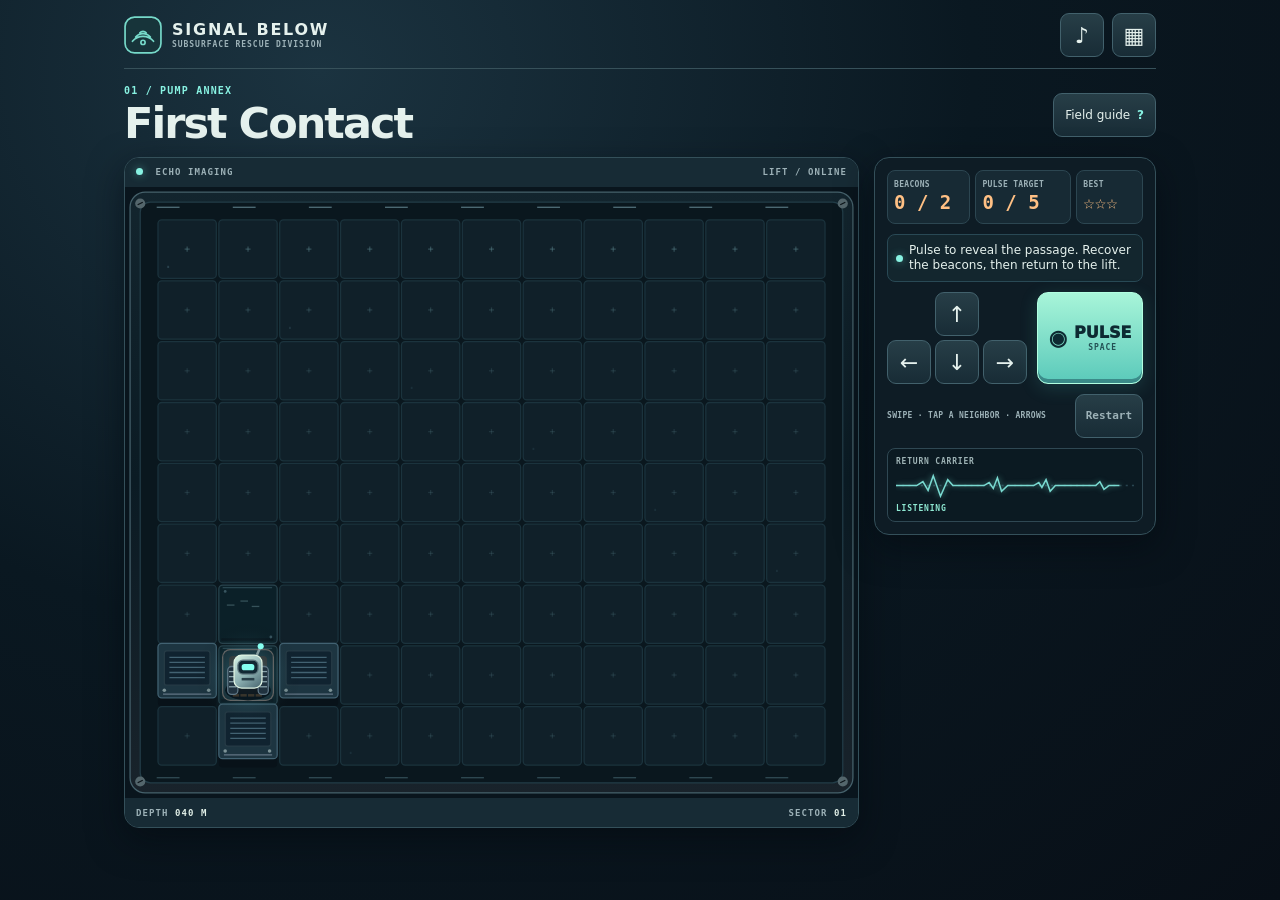
<file: index.html>
<!doctype html>
<html lang="en">
<head>
<meta charset="utf-8">
<meta name="viewport" content="width=device-width,initial-scale=1,viewport-fit=cover">
<meta name="theme-color" content="#09151d">
<meta name="description" content="Send a pulse into the dark. Recover the lost beacons and return to the lift.">
<title>Signal Below · Echo Rescue</title>
<link rel="icon" href="[data-uri]">
<style>
:root{color-scheme:dark;--ink:#e5f1ed;--muted:#9db2b8;--cyan:#88f2e2;--gold:#ffc084;--line:#334d57;background:#09151d;font-family:system-ui,sans-serif}
*{box-sizing:border-box}
body{margin:0;background:radial-gradient(ellipse at 25% 8%,#1b3340,#0a1821 48%,#080f17);color:var(--ink);min-height:100dvh}
button{font:inherit;color:inherit;cursor:pointer;touch-action:manipulation}
button:focus-visible{outline:2px solid #fff1af;outline-offset:3px}
#app{width:min(1060px,100%);margin:auto;padding:max(13px,env(safe-area-inset-top)) max(14px,env(safe-area-inset-right)) max(14px,env(safe-area-inset-bottom)) max(14px,env(safe-area-inset-left))}
.top,.heading,.boardline,.footer{display:flex;align-items:center;justify-content:space-between}
.top{gap:8px;padding-bottom:11px;border-bottom:1px solid #37515a}
.identity{display:flex;gap:10px;align-items:center;margin-right:auto;min-width:0}
.identity svg{width:38px;flex:none;fill:#17343a;stroke:#76d9c9;stroke-width:1.6}
.identity svg path{fill:none;stroke-linecap:round}
.identity small,.eyebrow,.boardline,.metrics small,.footer,.pulse small,.tag{font:700 10px/1.4 ui-monospace,Consolas,monospace;letter-spacing:.12em;color:var(--muted)}
.identity small{font-size:8px;display:block;white-space:nowrap}
.wordmark{font:900 16px/1.2 system-ui;letter-spacing:.11em}
.icon,.help,.footer button,.dpad button,.button{border:1px solid #42616c;background:linear-gradient(#273e47,#182c36);border-radius:9px;min-height:44px}
.icon{width:44px;font-size:22px}
.heading{gap:8px;margin:15px 0 11px}
.eyebrow,.tag{color:var(--cyan)}
h1,h2{font:900 clamp(23px,5vw,43px)/1.05 system-ui;margin:3px 0 0;letter-spacing:-.046em}
.help{font-size:12px;padding:0 11px;white-space:nowrap}
.help b{color:var(--cyan);padding-left:3px}
.workspace{display:grid;grid-template-columns:minmax(0,1fr) 282px;gap:15px;align-items:start}
.board,.console{min-width:0;background:#0e1c25;border:1px solid #34505a;border-radius:15px;box-shadow:0 12px 35px #030a0f8a}
.board{overflow:hidden}
.boardline{height:29px;padding:0 11px;background:#172b35;font-size:9px;letter-spacing:.12em}
.boardline i,.lamp{display:inline-block;width:7px;height:7px;border-radius:50%;background:var(--cyan);margin-right:6px;box-shadow:0 0 9px #75f7e077}
.boardline b{color:#e2f0e8}
canvas{display:block;width:100%;aspect-ratio:578 / 482;max-height:calc(100dvh - 234px);touch-action:none;background:#09151d}
.console{padding:12px;display:grid;gap:10px}
.metrics{display:grid;grid-template-columns:1fr 1.15fr .8fr;gap:5px}
.metrics div{background:#172a34;border:1px solid #2c4651;border-radius:8px;padding:8px 6px;min-width:0}
.metrics small{display:block;font-size:8px;letter-spacing:.04em;white-space:nowrap}
.metrics strong{display:block;color:var(--gold);font:800 19px/1.3 ui-monospace,Consolas,monospace}
.message{display:flex;align-items:center;background:#13262e;border:1px solid #294955;padding:8px;border-radius:8px;min-height:44px;font-size:12px;line-height:1.25}
.lamp{flex:none}
.controls{display:flex;justify-content:space-between;gap:10px;align-items:stretch}
.dpad{display:grid;grid-template-columns:repeat(3,44px);grid-template-rows:repeat(2,44px);gap:4px}
.dpad button{font-size:22px;padding:0}
.up{grid-column:2}.left{grid-row:2;grid-column:1}.down{grid-row:2;grid-column:2}.right{grid-row:2;grid-column:3}
.pulse{display:flex;justify-content:center;align-items:center;gap:7px;min-width:82px;flex:1;background:linear-gradient(#a8f5d9,#5ac9ba);color:#0d2a32;border:1px solid #b2ffe1;border-radius:11px;font-weight:950;box-shadow:inset 0 -4px #3b8b89,0 4px 18px #47b3ad33}
.pulsemark{font-size:21px}.pulse small{display:block;color:#235154;font-size:8px}
button:active{filter:brightness(1.18);transform:translateY(1px)}
.footer{gap:4px;font-size:8px;letter-spacing:.04em}
.footer button{font-size:11px;padding:0 10px}
.signal-strip{padding:8px;border:1px solid #2f4853;border-radius:8px;background:#0b1a22;font:700 8px/1.2 monospace;letter-spacing:.1em;color:#9fb4b6}
.signal-strip svg{display:block;width:100%;height:33px;margin:2px 0;fill:none;stroke-width:1.5}
.baseline{stroke:#294550;stroke-dasharray:2 4}.trace{stroke:#79d9d0;filter:drop-shadow(0 0 3px #77edd980)}
#carrier{color:#8fe9d3}
#extras{font-size:11px;color:var(--muted);line-height:1.45}
dialog{width:min(500px,calc(100% - 22px));max-height:calc(100dvh - 20px);padding:0;background:#142733;color:var(--ink);border:1px solid #50737c;border-radius:16px;box-shadow:0 25px 100px #020b12;overflow:auto}
dialog::backdrop{background:#071016c7;backdrop-filter:blur(4px)}
.sheet{padding:20px}.sheet h2{font-size:32px;margin:4px 0 12px}.sheet p{font-size:14px;line-height:1.55;color:#bfced1}
.button{font-size:13px;padding:9px 12px;font-weight:800}.primary{background:#99edd4;color:#112f36;border-color:#b6ffe5}
.sheetbuttons{display:flex;gap:7px;flex-wrap:wrap;margin-top:14px}
.sectorlist{display:grid;gap:5px}
.sectorlist button{display:flex;justify-content:space-between;text-align:left;align-items:center;gap:8px}
.sectorlist button:disabled{opacity:.43;cursor:default}
.sectorlist span,.resultStars{color:var(--gold);white-space:nowrap}.resultStars{font-size:30px;letter-spacing:.1em}
@media(max-width:700px) and (orientation:portrait){
  #app{max-width:460px}.workspace{grid-template-columns:minmax(0,1fr);gap:8px}
  .heading{margin:9px 0 8px}.top{padding-bottom:7px}
  canvas{max-height:min(50dvh,440px)}.boardline{height:21px}
  .console{padding:8px;gap:6px}.metrics div{padding:4px 7px}.metrics strong{font-size:17px}
  .message{min-height:35px;padding:6px 8px}.footer{min-height:44px}.dpad{grid-template-columns:repeat(3,48px)}
  .signal-strip{display:none}
}
@media(max-width:370px) and (orientation:portrait){
  #app{padding-left:8px;padding-right:8px}.identity small{font-size:7px}.wordmark{font-size:14px}
  .heading h1{font-size:22px}.help{padding:0 7px}.footer{font-size:7px}
  canvas{max-height:min(46dvh,400px)}
}
@media(max-height:625px) and (orientation:portrait){
  #app{padding-top:max(7px,env(safe-area-inset-top));padding-bottom:max(7px,env(safe-area-inset-bottom))}
  canvas{max-height:42dvh}.boardline.bottom,.footer{display:none}
  .controls{gap:6px}.dpad{grid-template-columns:repeat(4,44px);grid-template-rows:44px;gap:3px}
  .dpad .left{grid-row:1;grid-column:1}.dpad .up{grid-row:1;grid-column:2}
  .dpad .down{grid-row:1;grid-column:3}.dpad .right{grid-row:1;grid-column:4}
  .pulse{min-width:78px;font-size:12px;gap:4px}.pulsemark{font-size:17px}
}
@media(max-height:520px) and (orientation:landscape){
  #app{padding-top:max(5px,env(safe-area-inset-top));padding-bottom:max(5px,env(safe-area-inset-bottom))}
  .top{padding-bottom:3px}.identity svg{width:29px}.heading{margin:3px 0 4px}.heading h1{font-size:21px}
  .workspace{grid-template-columns:minmax(0,1fr) min(252px,45%);gap:8px}
  .boardline{height:20px}.console{padding:7px;gap:5px}.metrics div{padding:3px 4px}
  canvas{max-height:max(100px,calc(100dvh - 150px))}
  .message{min-height:30px;padding:4px}.metrics strong{font-size:15px}.footer{font-size:7px}
  .dpad{gap:2px}.pulse{min-width:65px;font-size:12px;gap:3px}.pulsemark{font-size:17px}
  .signal-strip{display:none}
}
@media(max-height:365px) and (orientation:landscape){
  .footer,.boardline.bottom{display:none}
}

</style>
</head>
<body>
<main id="app">
  <header class="top">
    <div class="identity">
      <svg viewBox="0 0 36 36" aria-hidden="true"><rect x="1" y="1" width="34" height="34" rx="9"/><path d="M8 24a13 13 0 0 1 20 0M11 20a9 9 0 0 1 14 0M15 16a4 4 0 0 1 6 0"/><circle cx="18" cy="25" r="2"/></svg>
      <div><div class="wordmark">SIGNAL BELOW</div><small>SUBSURFACE RESCUE DIVISION</small></div>
    </div>
    <button class="icon" id="sound" aria-label="Mute sound" title="Sound">♪</button>
    <button class="icon" id="menu" aria-label="Sector map" title="Sector map">▦</button>
  </header>
  <section class="heading">
    <div><div class="eyebrow" id="designation">01 / PUMP ANNEX</div><h1 id="sector">First Contact</h1></div>
    <button id="help" class="help">Field guide <b>?</b></button>
  </section>
  <div class="workspace">
    <div class="board">
      <div class="boardline"><span><i></i> ECHO IMAGING</span><span id="pos">LIFT / ONLINE</span></div>
      <canvas id="view" aria-label="Rescue map. Swipe or use the movement controls."></canvas>
      <div class="boardline bottom"><span>DEPTH <b id="depth">040 M</b></span><span>SECTOR <b id="num">01</b></span></div>
    </div>
    <aside class="console">
      <div class="metrics">
        <div><small>BEACONS</small><strong id="beacons">0 / 2</strong></div>
        <div><small>PULSE TARGET</small><strong id="scans">0 / 5</strong></div>
        <div><small>BEST</small><strong id="best">···</strong></div>
      </div>
      <div class="message" role="status"><span class="lamp"></span><span id="message">Pulse to map the passage.</span></div>
      <div class="controls">
        <div class="dpad" aria-label="Movement">
          <button class="up" data-move="0" aria-label="Move up">↑</button>
          <button class="left" data-move="3" aria-label="Move left">←</button>
          <button class="down" data-move="2" aria-label="Move down">↓</button>
          <button class="right" data-move="1" aria-label="Move right">→</button>
        </div>
        <button id="pulse" class="pulse"><span class="pulsemark">◉</span><span>PULSE<small>SPACE</small></span></button>
      </div>
      <div class="footer"><span>SWIPE · TAP A NEIGHBOR · ARROWS</span><button id="restart">Restart</button></div>
      <div class="signal-strip" aria-hidden="true">
        <span>RETURN CARRIER</span>
        <svg viewBox="0 0 230 34" preserveAspectRatio="none"><path class="baseline" d="M0 17H230"/><path class="trace" d="M0 17H20l6-4 5 9 5-15 7 21 7-17 5 6h30l5-3 4 6 4-11 4 14 6-6h25l5-3 3 5 4-8 4 12 5-6h39l4-4 4 8 5-4h10"/></svg>
        <span id="carrier">LISTENING</span>
      </div>
      <div id="extras" hidden></div>
    </aside>
  </div>
</main>
<dialog id="panel"><div class="sheet" id="sheet"></div></dialog>
<script>
(()=>{
'use strict';
const game=(()=>{
const directions = [[0,-1],[1,0],[0,1],[-1,0]];

const plans = [
  ['First Contact', 'Pump Annex', 5, [
    '###########','#..C......#','#.####.##.#','#......##.#','#.###.....#','#.#..###..#','#....C....#','#S#########','###########']],
  ['Blue Intake', 'Pump Annex', 6, [
    '###########','#....#...C#','#.##.#.##.#','#..#...#..#','##.#####.##','#..C...#..#','#.####....#','#S....d...#','###########']],
  ['Resonance Lock', 'Flooded Works', 6, [
    '###########','#....#...C#','#.##.g.##.#','#..#.#....#','#.r..#.#..#','#.##.#.####','#..#.#.C..#','#S....#####','###########']],
  ['Crossing Watch', 'Flooded Works', 6, [
    '###########','#....C....#','#.##.#.##.#','#..#.#.#..#','#..d...d..#','##.###.##.#','#C...#...C#','#....S....#','###########']],
  ['The Long Return', 'Flooded Works', 7, [
    '###########','#C..#...C.#','###.#.###.#','#...#.#...#','#.#.g...#.#','#.#.#.###.#','#.r.#...#.#','#S..#.#..C#','###########']],
  ['Copper Junction', 'Relay Deep', 7, [
    '###########','#....C....#','#.###.###.#','#..r#...#.#','##..g.d...#','#...#.###.#','#C..#...#C#','#....S....#','###########']],
  ['Dead Signal', 'Relay Deep', 8, [
    '###########','#C....#..C#','#.##..#.#.#','#....dg.#.#','###.#.#...#','#r..#.#.#.#','#.#...#.#C#','#S....g...#','###########']],
  ['The Last Relay', 'Relay Deep', 8, [
    '###########','#C..#....C#','#.#.#.###.#','#.#.g...#.#','#.r.#.d...#','#.#.#.###.#','#C..#...#C#','#....S....#','###########']],
];

const width = 11, height = 9;
const index = (x,y) => y*width+x;
const point = i => [i%width, Math.floor(i/width)];
function neighbor(i,d) {
  const [x,y]=point(i), [dx,dy]=directions[d];
  const nx=x+dx, ny=y+dy;
  return nx>=0&&ny>=0&&nx<width&&ny<height ? index(nx,ny) : -1;
}

const sectors = plans.map(([name,zone,budget,rows]) => {
  if (rows.length!==height || rows.some(row=>row.length!==width)) throw Error('Invalid sector layout');
  const cells=[...rows.join('')];
  const find = char => cells.flatMap((c,i)=>c===char?[i]:[]);
  const plain = i => cells[i]==='.';
  const patrols = find('d').map(center=>{
    const axis = [1,0].find(d=>plain(neighbor(center,d)) && plain(neighbor(center,(d+2)%4)));
    if (axis===undefined) return [center];
    const start=neighbor(center,(axis+2)%4), end=neighbor(center,axis);
    return [center,end,center,start];
  });
  return {name,zone,budget,cells,start:find('S')[0],cores:find('C'),relays:find('r'),gates:find('g'),patrols};
});

const freshProfile = () => ({best:sectors.map(()=>0),rewards:{like:false,comment:false},sound:true,run:null});
const open = (s,i,powered) => i>=0 && s.cells[i]!=='#' && (s.cells[i]!=='g'||powered);

function rememberNear(run,s) {
  run.seen[run.position]=1;
  for(let d=0;d<4;d++) {
    const n=neighbor(run.position,d);
    if(n>=0) run.seen[n]=1;
  }
}

function freshRun(level) {
  const s=sectors[level];
  const run={level,position:s.start,seen:Array(width*height).fill(0),taken:[],powered:false,
    patrol:s.patrols.map(()=>({step:0,stun:0})),turn:0,scans:0,bumps:0,won:false};
  rememberNear(run,s);
  return run;
}

const integer = (x,min,max) => Number.isInteger(x)&&x>=min&&x<=max;
function cleanProfile(raw) {
  const clean=freshProfile();
  if(!raw || typeof raw!=='object') return clean;
  clean.best=sectors.map((_,i)=>integer(raw.best?.[i],0,3)?raw.best[i]:0);
  for(let i=1;i<sectors.length;i++) if(!clean.best[i-1]) clean.best[i]=0;
  clean.rewards={like:raw.rewards?.like===true,comment:raw.rewards?.comment===true};
  clean.sound=raw.sound!==false;
  const r=raw.run;
  if(!r||!integer(r.level,0,sectors.length-1)||r.level>0&&!clean.best[r.level-1]) return clean;
  const s=sectors[r.level];
  if(!integer(r.position,0,width*height-1)||!open(s,r.position,r.powered===true)) return clean;
  if(!Array.isArray(r.seen)||r.seen.length!==width*height||r.seen.some(v=>v!==0&&v!==1)) return clean;
  if(!Array.isArray(r.taken)||r.taken.some(v=>!s.cores.includes(v))||new Set(r.taken).size!==r.taken.length) return clean;
  if(!Array.isArray(r.patrol)||r.patrol.length!==s.patrols.length||r.patrol.some((p,i)=>!p||!integer(p.step,0,s.patrols[i].length-1)||!integer(p.stun,0,2))) return clean;
  if(!integer(r.turn,0,100000)||!integer(r.scans,0,r.turn)||!integer(r.bumps,0,r.turn)) return clean;
  const won=r.won===true;
  if(won&&(r.position!==s.start||r.taken.length!==s.cores.length)) return clean;
  clean.run={level:r.level,position:r.position,seen:r.seen.slice(),taken:r.taken.slice(),
    powered:r.powered===true,patrol:r.patrol.map(p=>({...p})),turn:r.turn,scans:r.scans,bumps:r.bumps,won};
  rememberNear(clean.run,s);
  if(won) settle(clean);
  return clean;
}

function scoutPositions(run) {
  return sectors[run.level].patrols.map((path,i)=>path[run.patrol[i].step]);
}

function pulseMap(run) {
  const s=sectors[run.level], radius=5;
  const distances=new Map([[run.position,0]]);
  const queue=[run.position];
  for(const cell of queue) {
    const dist=distances.get(cell);
    if(dist>=radius) continue;
    for(let d=0;d<4;d++) {
      const next=neighbor(cell,d);
      if(next<0||distances.has(next)) continue;
      distances.set(next,dist+1);
      if(open(s,next,run.powered)) queue.push(next);
    }
  }
  return distances;
}

function action(run,input) {
  if(!run||run.won||run.turn>=100000) return null;
  const s=sectors[run.level], old=run.position;
  const scouts=scoutPositions(run);
  let pulse=null, relay=false, core=false, hit=false;
  if(input==='pulse') {
    pulse=pulseMap(run);
    for(const i of pulse.keys()) run.seen[i]=1;
    run.scans++;
    if(!run.powered&&s.relays.some(i=>pulse.has(i))) {
      run.powered=true;
      relay=true;
    }
    scouts.forEach((i,j)=>{if(pulse.has(i)) run.patrol[j].stun=2;});
  } else {
    if(!integer(input,0,3)) return null;
    const next=neighbor(old,input);
    if(!open(s,next,run.powered)) return {blocked:true,gate:s.cells[next]==='g'};
    run.position=next;
  }
  run.turn++;
  rememberNear(run,s);
  if(s.cores.includes(run.position)&&!run.taken.includes(run.position)) {
    run.taken.push(run.position);
    core=true;
  }
  if(run.position===s.start&&run.taken.length===s.cores.length) {
    run.won=true;
  } else {
    for(let i=0;i<scouts.length;i++) {
      const guard=run.patrol[i], path=s.patrols[i];
      if(guard.stun>0) {
        guard.stun--;
        continue;
      }
      guard.step=(guard.step+1)%path.length;
      if(run.position===path[guard.step]||run.position===scouts[i]) hit=true;
    }
    if(hit) {
      run.bumps++;
      run.position=s.start;
      rememberNear(run,s);
    }
  }
  return {old,pulse,relay,core,hit,won:run.won};
}

function rating(run) {
  return 1+Number(run.bumps===0)+Number(run.scans<=sectors[run.level].budget);
}

function settle(profile) {
  if(profile.run?.won) {
    const {level}=profile.run;
    profile.best[level]=Math.max(profile.best[level],rating(profile.run));
  }
}

function mergeProfiles(local,remote) {
  const incoming=cleanProfile(remote);
  return {...local,best:local.best.map((v,i)=>Math.max(v,incoming.best[i])),
    rewards:{like:local.rewards.like||incoming.rewards.like,comment:local.rewards.comment||incoming.rewards.comment},
    run:local.run||incoming.run};
}

return {directions,sectors,point,neighbor,freshProfile,freshRun,cleanProfile,mergeProfiles,action,settle,rating,width,height,scoutPositions};
})();
const makeScene=(()=>{
const {width,height,point,scoutPositions}=game;

const tile=48, margin=25;
const size=[width*tile+margin*2,height*tile+margin*2];
const themes=[
  {ground:'#0b2028',metal:'#1d3541',edge:'#426272',warm:'#ffc680'},
  {ground:'#12232e',metal:'#263b4d',edge:'#506780',warm:'#fabb83'},
  {ground:'#222333',metal:'#3c3849',edge:'#6c526a',warm:'#ffc287'},
];
const noise = i => (Math.sin(i*78.233+17.37)*43758.5453)%1+1;
const center = i => {
  const [x,y]=point(i);
  return [margin+x*tile+tile/2,margin+y*tile+tile/2];
};

function makeScene(canvas) {
  const ctx=canvas.getContext('2d',{alpha:false});
  let scale=1, offsetX=0, offsetY=0, cssWidth=1, cssHeight=1;
  function resize() {
    const rect=canvas.getBoundingClientRect(), dpr=Math.min(devicePixelRatio||1,2);
    cssWidth=rect.width;
    cssHeight=rect.height;
    const pixelsX=Math.max(1,Math.round(cssWidth*dpr)), pixelsY=Math.max(1,Math.round(cssHeight*dpr));
    if(canvas.width!==pixelsX||canvas.height!==pixelsY) {
      canvas.width=pixelsX;
      canvas.height=pixelsY;
    }
    scale=Math.min(cssWidth/size[0],cssHeight/size[1]);
    offsetX=(cssWidth-size[0]*scale)/2;
    offsetY=(cssHeight-size[1]*scale)/2;
  }

  function rect(x,y,w,h,r,color,stroke) {
    ctx.beginPath();
    ctx.roundRect(x,y,w,h,r);
    ctx.fillStyle=color;
    ctx.fill();
    if(stroke) {ctx.strokeStyle=stroke;ctx.lineWidth=1;ctx.stroke();}
  }
  function disk(x,y,r,color) {
    ctx.beginPath();ctx.arc(x,y,r,0,Math.PI*2);ctx.fillStyle=color;ctx.fill();
  }
  function line(x,y,x2,y2,color,w=1) {
    ctx.beginPath();ctx.moveTo(x,y);ctx.lineTo(x2,y2);ctx.lineWidth=w;ctx.strokeStyle=color;ctx.stroke();
  }
  function halo(x,y,r,color) {
    const g=ctx.createRadialGradient(x,y,1,x,y,r);
    g.addColorStop(0,color);g.addColorStop(1,'transparent');
    disk(x,y,r,g);
  }
  function label(text,x,y,color,px=10) {
    ctx.font='700 '+px+'px monospace';ctx.textAlign='center';ctx.fillStyle=color;ctx.fillText(text,x,y);
  }
  function diamond(x,y,r,color) {
    ctx.beginPath();ctx.moveTo(x,y-r);ctx.lineTo(x+r*.78,y);ctx.lineTo(x,y+r);ctx.lineTo(x-r*.78,y);ctx.closePath();
    ctx.fillStyle=color;ctx.fill();
  }
  function plate(x,y,i,p,wall) {
    const left=x-23, top=y-23;
    if(wall) {
      rect(left,top+4,46,44,3,'#081219');
      rect(left,top-2,46,43,3,p.metal,p.edge);
      rect(left+5,top+4,36,27,2,'#102330','#263b46');
      for(let q=0;q<5;q++) line(left+9,top+9+q*4,left+37,top+9+q*4,p.edge,1);
      line(left+4,top+38,left+42,top+38,'#627584');
      for(const dx of [5,40]) disk(left+dx,top+35,1.4,'#7c9296');
      return;
    }
    rect(left,top,46,46,3,p.ground,'#29434d');
    if(i%9===3) {
      ctx.beginPath();ctx.ellipse(x+4,y+8,13,8,-.21,0,Math.PI*2);
      ctx.fillStyle='#4d8b9850';ctx.fill();
      line(x-6,y+6,x+9,y+3,'#8aaebb5a');
      line(x+1,y+10,x+12,y+7,'#7dabb24a');
    }
    line(left+3,top+2,left+42,top+2,'#294650');
    line(left+2,top+43,left+43,top+43,'#09171f',2);
    for(let j=0;j<3;j++){
      const rx=(noise(i+j*41)%1)*35+left+4, ry=(noise(i+j*29+6)%1)*33+top+6;
      line(rx,ry,rx+6,ry,'#36525a');
    }
    disk(left+5,top+5,1.1,'#385560');
    disk(left+41,top+41,1.1,'#385560');
    if(i%14===5) {
      for(let j=0;j<4;j++) line(left+29+j*3,top+9,left+31+j*3,top+5,'#a1885b94',1.4);
    }
  }
  function elevator(x,y,ready) {
    rect(x-20,y-20,40,40,6,'#152a33',ready?'#88ffc6':'#6a6260');
    rect(x-15,y-15,30,30,3,ready?'#245a51':'#342c2b');
    for(let k=-12;k<=10;k+=6) line(x+k,y+16,x+k+5,y+16,ready?'#8ef0b9':'#f6ad62',2);
    ctx.beginPath();ctx.moveTo(x-7,y+4);ctx.lineTo(x,y-5);ctx.lineTo(x+7,y+4);
    ctx.strokeStyle=ready?'#b6ffe0':'#ffc18a';ctx.lineWidth=2;ctx.stroke();
  }
  function beacon(x,y,t,taken) {
    rect(x-14,y+9,28,9,3,'#0a171d','#765a43');
    rect(x-10,y+4,20,9,2,'#5b3f30','#b98c5f');
    if(taken) return;
    y+=Math.sin(t*3+x)*2;
    halo(x,y-3,26,'#ffad4364');
    diamond(x,y-5,12,'#f3a052');
    diamond(x-2,y-6,8,'#ffe1a1');
    line(x-1,y-16,x+6,y-6,'#fff3c6',1.5);
    disk(x+12,y-9+Math.sin(t*4)*3,1.2,'#ffdd91');
  }
  function gate(x,y,powered) {
    rect(x-21,y-19,42,38,5,powered?'#20433d':'#3f2b2f',powered?'#6cbca7':'#c0775e');
    if(!powered) {
      for(let i=-14;i<=14;i+=7) line(x+i,y-13,x+i,y+12,'#d89065',3);
      line(x-19,y,x+19,y,'#703d39',4);
    }
    disk(x+15,y-13,2.5,powered?'#a0ffca':'#ff885a');
  }
  function relay(x,y,powered,t) {
    const glow=powered?'#90fbb5':'#76eaff';
    halo(x,y,24,powered?'#82ffad55':'#6eeaff54');
    rect(x-13,y-14,26,28,5,'#162a36',glow);
    for(let n=1;n<4;n++) {
      ctx.beginPath();ctx.arc(x,y-1,n*3+1,Math.PI*1.2,Math.PI*1.8);
      ctx.strokeStyle=glow;ctx.lineWidth=1.5;ctx.stroke();
    }
    disk(x,y+3,2+Math.sin(t*4)*.45,glow);
  }
  function drone(x,y,stunned,t) {
    const color=stunned?'#97b9ff':'#ff8d86';
    halo(x,y,28,stunned?'#7e98ff42':'#ff645947');
    ctx.beginPath();ctx.ellipse(x,y+9,15,6,0,0,Math.PI*2);ctx.fillStyle='#040c12a0';ctx.fill();
    y-=2+Math.sin(t*4+x)*1.5;
    rect(x-14,y-10,28,20,6,'#6d4f54','#d18b83');
    rect(x-16,y-6,5,12,2,'#bb8579');
    rect(x+11,y-6,5,12,2,'#bb8579');
    rect(x-9,y-6,18,10,4,'#1e1724');
    disk(x,y-1,4,color);disk(x-1,y-2,1.5,'#ffe2d6');
    if(stunned) label('Ⅱ',x,y-15,color,10);
  }
  function robot(x,y,t,gold) {
    halo(x,y,42,gold?'#ffb85163':'#71eaff58');
    ctx.beginPath();ctx.ellipse(x,y+12,18,8,0,0,Math.PI*2);ctx.fillStyle='#000a12ba';ctx.fill();
    const color=gold?'#ffc276':'#86fff0';
    y+=Math.sin(t*4)*.75;
    rect(x-16,y-6,8,22,3,'#20323f','#607886');
    rect(x+8,y-6,8,22,3,'#20323f','#607886');
    for(let k=0;k<4;k++) {
      line(x-15,y-2+k*4,x-9,y-2+k*4,'#88a2aa');
      line(x+9,y-2+k*4,x+15,y-2+k*4,'#88a2aa');
    }
    const shell=ctx.createLinearGradient(x-10,y-16,x+13,y+14);
    shell.addColorStop(0,gold?'#ffe2a4':'#dbf6e7');shell.addColorStop(.48,gold?'#bd8753':'#8fb3b4');shell.addColorStop(1,'#36515d');
    rect(x-11,y-15,22,26,6,shell,'#e0f4e3');
    rect(x-8,y-11,16,11,4,'#122834','#627b82');
    rect(x-5,y-8,10,5,2,color);
    line(x-5,y+4,x+5,y+4,'#293f49',2);
    line(x+7,y-15,x+10,y-22,'#849b9e',2);
    disk(x+10,y-22,2.4,color);
  }
  function frame(run,sector,t,effects,rewards) {
    const p=themes[run.level<2?0:run.level<5?1:2];
    ctx.setTransform(canvas.width/cssWidth,0,0,canvas.height/cssHeight,0,0);
    ctx.fillStyle='#09151d';ctx.fillRect(0,0,cssWidth,cssHeight);
    ctx.translate(offsetX,offsetY);ctx.scale(scale,scale);
    const back=ctx.createLinearGradient(0,0,0,size[1]);
    back.addColorStop(0,'#13252e');back.addColorStop(.48,'#0b1b24');back.addColorStop(1,'#19232b');
    rect(4,4,size[0]-8,size[1]-8,12,back,'#45616b');
    rect(12,12,size[0]-24,size[1]-24,8,'#0a171e','#223c47');
    for(let k=0;k<9;k++) {
      const x=margin+k*60;
      line(x,16,x+18,16,'#52707a',1);
      line(x,size[1]-16,x+18,size[1]-16,'#314c55',1);
    }
    for(const x of [12,size[0]-12]) for(const y of [13,size[1]-13]) {
      disk(x,y,4,'#54666c');line(x-2,y+1,x+2,y-1,'#0b1419');
    }
    const sweep=margin+((t*29)%(height*tile));
    for(let i=0;i<sector.cells.length;i++) {
      const [x,y]=center(i);
      const pulse=effects.pulse, distance=pulse?.distances.get(i);
      const waiting=distance!==undefined&&!pulse.priorSeen[i]&&t-pulse.time<distance*.085;
      if(!run.seen[i]||waiting) {
        const glow=Math.max(0,1-Math.abs(y-sweep)/53);
        rect(x-23,y-23,46,46,3,'#102029','#1b333d');
        ctx.globalAlpha=.22+glow*.31;
        line(x-2,y,x+2,y,'#587f88');line(x,y-2,x,y+2,'#587f88');
        if(i%13===0) label('·',x-15,y+17,'#426672',9);
        ctx.globalAlpha=1;
        continue;
      }
      const cell=sector.cells[i];
      plate(x,y,i,p,cell==='#');
      if(cell==='S') elevator(x,y,run.taken.length===sector.cores.length);
      if(cell==='C') beacon(x,y,t,run.taken.includes(i));
      if(cell==='r') relay(x,y,run.powered,t);
      if(cell==='g') gate(x,y,run.powered);
    }
    scoutPositions(run).forEach((i,j)=>{
      if(!run.seen[i]) return;
      const [x,y]=center(i);
      const unit=run.patrol[j], path=sector.patrols[j], next=path[(unit.step+1)%path.length];
      if(unit.stun===0&&next!==i&&run.seen[next]) {
        const [nx,ny]=center(next);
        line(x,y,nx,ny,'#db77757b',2);
        disk(nx,ny,3,'#ff9984');
      }
      drone(x,y,unit.stun,t);
    });
    if(effects.pulse) {
      const age=t-effects.pulse.time;
      for(const [i,d] of effects.pulse.distances) {
        const f=age-d*.085;
        if(f<0||f>.36) continue;
        const [x,y]=center(i), alpha=1-f/.36;
        ctx.globalAlpha=alpha;
        const tint=rewards.comment&&d%2?'#c0a9ff':'#7be8ed';
        rect(x-22,y-22,44,44,4,tint+'25',tint);
        for(let a=0;a<4;a++) {
          const angle=a*Math.PI/2+d, radius=9+f*48;
          disk(x+Math.cos(angle)*radius,y+Math.sin(angle)*radius,1.4,tint);
        }
      }
      ctx.globalAlpha=1;
    }
    let [x,y]=center(run.position);
    if(effects.move) {
      const k=Math.min(1,(t-effects.move.time)/.17);
      const [px,py]=center(effects.move.old);
      const ease=1-(1-k)**3;
      x=px+(x-px)*ease;y=py+(y-py)*ease-Math.sin(k*Math.PI)*3;
    }
    robot(x,y,t,rewards.like);
    for(const f of effects.sparks) {
      const age=t-f.time;
      if(age>=.65) continue;
      ctx.globalAlpha=1-age/.65;
      disk(f.x+f.dx*age,f.y+f.dy*age-16*age+36*age**2,2.2,f.color);
    }
    ctx.globalAlpha=1;
  }
  function at(clientX,clientY) {
    const bounds=canvas.getBoundingClientRect();
    const x=Math.floor(((clientX-bounds.left-offsetX)/scale-margin)/tile);
    const y=Math.floor(((clientY-bounds.top-offsetY)/scale-margin)/tile);
    return x>=0&&x<width&&y>=0&&y<height ? y*width+x : -1;
  }
  return {resize,frame,at,center};
}

return makeScene;
})();
// Optional host integration. Gameplay never awaits SDK discovery or registration.
function bridge({host=()=>globalThis.neonlib,read,write,changed=()=>{},schedule=setTimeout,cancel=clearTimeout,timeout=5000}){
 const game='signal-below';let alive=true,epoch=0,sdk=null,started=false,ended=false,startHost=null,loadStarted=false,cloudReady=false,dirty=false,saving=false,timers=new Set(),entries=new Map(),support={like:false,comment:false};
 const later=(fn,ms)=>{let id=schedule(()=>{timers.delete(id);fn();},ms);timers.add(id);return id;};
 const safeStop=fn=>{try{fn?.();}catch{}};
 const getHost=()=>{try{let h=host();return h&&typeof h==='object'?h:null;}catch{return null;}};
 const emit=e=>{if(alive)try{changed(e);}catch{}};
 function call(h,name){try{if(typeof h?.[name]!=='function')return false;Promise.resolve(h[name]()).catch(()=>{});return true;}catch{return false;}}
 function notifyStart(){if(started&&!ended&&sdk&&startHost!==sdk&&call(sdk,'gameStart'))startHost=sdk;}
 function save(){dirty=true;flush();}
 function flush(){if(!alive||saving||!dirty||!cloudReady||typeof sdk?.saveUserGameState!=='function')return;let snapshot;try{snapshot={game,v:1,profile:JSON.parse(JSON.stringify(read()))};}catch{return;}dirty=false;saving=true;let destination=sdk,gen=epoch,settled=false;
  const finish=ok=>{if(settled||!alive||gen!==epoch)return;settled=true;cancel(timer);timers.delete(timer);saving=false;if(!ok)dirty=true;else{emit({type:'saved'});if(dirty)flush();}};
  let timer=later(()=>finish(false),timeout);
  try{Promise.resolve(destination.saveUserGameState(snapshot)).then(r=>finish(r?.code===0),()=>finish(false));}catch{finish(false);}
 }
 function reward(kind,e){if(!alive||!e||typeof e!=='object'||typeof e.project_id!=='string'||!e.project_id.trim()||kind==='like'&&e.status!==true||kind==='comment'&&typeof e.content!=='string')return;let p=read();if(p.rewards?.[kind])return;p.rewards={...p.rewards,[kind]:true};write(p,false);emit({type:'reward',kind});save();}
 function reg(kind,name,attempt=0){if(!alive||entries.has(kind)||typeof sdk?.[name]!=='function')return;let gen=epoch,entry={live:false,expired:false,stop:null};entries.set(kind,entry);
  let timer=later(()=>{if(!alive||gen!==epoch)return;entry.expired=true;if(attempt<1&&entries.get(kind)===entry)entries.delete(kind);support[kind]=false;emit({type:'support',...support});if(attempt<1)later(()=>reg(kind,name,attempt+1),1000);},timeout);
  const callback=e=>{if(alive&&gen===epoch&&entry.live&&!entry.expired)reward(kind,e);};
  const done=r=>{cancel(timer);timers.delete(timer);let stop=r?.code===0&&typeof r?.data?.unsubscribe==='function'?r.data.unsubscribe:null;if(!alive||gen!==epoch||entry.expired){safeStop(stop);return;}if(r?.code!==0){entry.expired=true;if(r?.code===-2&&attempt<1){entries.delete(kind);later(()=>reg(kind,name,attempt+1),1000);}return;}entry.live=true;entry.stop=stop;support[kind]=true;emit({type:'support',...support});};
  try{Promise.resolve(sdk[name](callback)).then(done,()=>done(null));}catch{done(null);}
 }
 function recognized(raw){return !!raw&&typeof raw==='object'&&!Array.isArray(raw)&&raw.game===game&&raw.v===1&&raw.profile&&typeof raw.profile==='object'&&!Array.isArray(raw.profile);}
 function connect(){if(!alive)return;let h=getHost();if(!h)return;if(sdk!==h){epoch++;for(let e of entries.values()){e.expired=true;safeStop(e.stop);}entries.clear();support={like:false,comment:false};cloudReady=false;loadStarted=false;saving=false;sdk=h;emit({type:'connected'});}
  if(!loadStarted&&typeof sdk.loadUserGameState==='function'){loadStarted=true;let gen=epoch,resolved=false;later(()=>{if(alive&&gen===epoch&&!resolved){resolved=true;cloudReady=false;emit({type:'cloudUnavailable'});}},timeout);
   try{Promise.resolve(sdk.loadUserGameState()).then(raw=>{if(!alive||gen!==epoch||resolved)return;resolved=true;if(recognized(raw)){write(raw.profile,true);emit({type:'cloud'});}cloudReady=recognized(raw)||!!raw&&typeof raw==='object'&&!Array.isArray(raw)&&Object.keys(raw).length===0;if(dirty)flush();},()=>{if(gen===epoch){resolved=true;cloudReady=false;}});}catch{resolved=true;cloudReady=false;}}
  notifyStart();reg('like','onLike');reg('comment','onComment');if(dirty)flush();
 }
 function probe(n=0){connect();if(alive&&n<8)later(()=>probe(n+1),1500);}
 function nudge(){connect();}const external=typeof globalThis.addEventListener==='function';if(external)for(let name of ['pointerdown','focus','resize'])globalThis.addEventListener(name,nudge,{passive:true});probe();
 return{save,connect,support:()=>({...support}),prepare(){started=false;ended=false;startHost=null;},start(){connect();if(started&&!ended){notifyStart();return;}started=true;ended=false;notifyStart();},end(){if(!started||ended)return;ended=true;let destination=startHost||getHost();if(destination)call(destination,'gameOver');},
  viewport(){let h=getHost();try{let v=h?.getGameViewport?.();if(v&&typeof v.then==='function'){Promise.resolve(v).catch(()=>{});return null;}if(v&&Number.isFinite(v.width)&&Number.isFinite(v.height)&&v.width>0&&v.height>0)return{width:v.width,height:v.height,density:Number.isFinite(v.density)&&v.density>0?v.density:1};}catch{}return null;},
  stop(){if(!alive)return;alive=false;epoch++;if(external)for(let name of ['pointerdown','focus','resize'])globalThis.removeEventListener(name,nudge);for(let t of timers)cancel(t);timers.clear();for(let e of entries.values()){e.expired=true;safeStop(e.stop);}entries.clear();support={like:false,comment:false};}
 };
}




const saveKey='signal-below-v1';
const byId=id=>document.getElementById(id);
const panel=byId('panel'), sheet=byId('sheet'), canvas=byId('view');
const scene=makeScene(canvas);
const effects={pulse:null,move:null,sparks:[]};
let profile=game.freshProfile(), sdk, audio, nextRepeat=0, pointer=null;
let notice='Pulse to reveal the passage. Recover the beacons, then return to the lift.';
let frameTime=0, lastFrame=0;

try {
  const saved=JSON.parse(localStorage.getItem(saveKey));
  if(saved?.game==='signal-below'&&saved.v===1) profile=game.cleanProfile(saved.profile);
} catch {}

function saveLocal() {
  try {
    localStorage.setItem(saveKey,JSON.stringify({game:'signal-below',v:1,profile}));
  } catch {}
}

function writeProfile(incoming,remote) {
  profile=remote?game.mergeProfiles(profile,incoming):game.cleanProfile(incoming);
  if(profile.run?.won) game.settle(profile);
  saveLocal();
  render();
}

function connect() {
  sdk=bridge({
    read:()=>({...profile}),
    write:writeProfile,
    changed:event=>{
      if(event.type==='reward') {
        notice=event.kind==='like'?'Brass chassis unlocked.':'Violet echo unlocked.';
        tone([494,659,988]);
      }
      if(event.type==='reward'||event.type==='support'||event.type==='connected') render();
    },
  });
  render();
}

function sectorNumber(level) {return String(level+1).padStart(2,'0');}
const stars=n=>'★'.repeat(n)+'☆'.repeat(3-n);
const preview=game.freshRun(0);
function currentRun() {return profile.run||preview;}
function render() {
  const run=currentRun(), s=game.sectors[run.level];
  byId('sector').textContent=s.name;
  byId('designation').textContent=sectorNumber(run.level)+' / '+s.zone.toUpperCase();
  byId('num').textContent=sectorNumber(run.level);
  byId('depth').textContent=String(40+run.level*28).padStart(3,'0')+' M';
  const [x,y]=game.point(run.position);
  byId('pos').textContent=run.position===s.start?'LIFT / ONLINE':`COL ${x} / ROW ${y}`;
  byId('beacons').textContent=run.taken.length+' / '+s.cores.length;
  byId('scans').textContent=run.scans+' / '+s.budget;
  byId('best').textContent=stars(profile.best[run.level]);
  byId('carrier').textContent=run.won?'EXTRACTION COMPLETE':run.powered?'RELAY ONLINE':run.scans?'ECHO LOCKED':'LISTENING';
  byId('sound').setAttribute('aria-label',profile.sound?'Mute sound':'Enable sound');
  byId('sound').textContent=profile.sound?'♪':'×';
  byId('message').textContent=notice;
  const extras=byId('extras'), support=sdk?.support();
  const hints=[];
  if(support?.like||profile.rewards.like) hints.push(profile.rewards.like?'Brass chassis equipped.':'Like in GameWave to unlock a brass chassis.');
  if(support?.comment||profile.rewards.comment) hints.push(profile.rewards.comment?'Violet echo equipped.':'Comment in GameWave to unlock violet echoes.');
  extras.hidden=!hints.length;
  extras.textContent=hints.join(' ');
}

function unlockAudio() {
  if(!profile.sound) return;
  try {
    audio??=new (window.AudioContext||window.webkitAudioContext)();
    if(audio.state==='suspended') audio.resume().catch(()=>{});
  } catch {}
}
function tone(notes,volume=.04) {
  if(!audio||!profile.sound||document.hidden) return;
  notes.forEach((hz,i)=>{
    const at=audio.currentTime+i*.075, wave=audio.createOscillator(), gain=audio.createGain();
    wave.type='sine';
    wave.frequency.setValueAtTime(hz,at);
    gain.gain.setValueAtTime(.001,at);
    gain.gain.exponentialRampToValueAtTime(volume,at+.02);
    gain.gain.exponentialRampToValueAtTime(.001,at+.18);
    wave.connect(gain);gain.connect(audio.destination);wave.start(at);wave.stop(at+.20);
    wave.onended=()=>{wave.disconnect();gain.disconnect();};
  });
}

function burst(cell,color) {
  const [x,y]=scene.center(cell);
  for(let i=0;i<14;i++) {
    const angle=i*Math.PI*2/14;
    effects.sparks.push({x,y,time:frameTime,dx:Math.cos(angle)*38,dy:Math.sin(angle)*38,color});
  }
  effects.sparks=effects.sparks.slice(-42);
}

function execute(input) {
  if(panel.open||document.hidden) return;
  if(profile.run?.won) {result();return;}
  const run=profile.run||game.freshRun(0), priorSeen=run.seen.slice();
  const outcome=game.action(run,input);
  if(!outcome) return;
  unlockAudio();
  if(outcome.blocked) {
    notice=outcome.gate?'Sealed gate. Send a pulse toward a relay.':'Bulkhead. Try another passage.';
    tone([118],.025);render();
    return;
  }
  profile.run=run;
  sdk.start();
  if(outcome.pulse) {
    effects.pulse={time:frameTime,distances:outcome.pulse,priorSeen};
    tone([182,272,409],.046);
  }
  if(!outcome.hit&&outcome.old!==run.position) effects.move={old:outcome.old,time:frameTime};
  if(outcome.hit) {
    effects.move=null;
    burst(run.position,'#ff896d');tone([155,104],.05);
    notice='Scout contact. Back at the lift with your beacons and map.';
  } else if(outcome.relay) {
    burst(run.position,'#93ffbd');tone([330,493,740]);
    notice='Relay online. The copper gates are open.';
  } else if(outcome.core) {
    burst(run.position,'#ffc487');tone([392,587,784]);
    notice=run.taken.length===game.sectors[run.level].cores.length?'All beacons secured. Return to the lift.':'Beacon secured. Keep searching.';
  } else if(outcome.pulse) {
    notice='Echo mapped. Reached scouts pause briefly.';
  } else {
    tone([96],.019);
    if(run.taken.length===game.sectors[run.level].cores.length) notice='Lift is ready. Follow your map back.';
    else notice='Search the passage for amber beacons.';
  }
  if(outcome.won) {
    game.settle(profile);
    sdk.end();
    notice='Extraction complete.';
    burst(run.position,'#a5ffcb');tone([392,523,659,784],.052);
  }
  saveLocal();
  sdk.save();
  render();
  if(outcome.won) result();
}

function show(content) {
  sheet.innerHTML=content;
  if(!panel.open) panel.showModal();
}
function close() {if(panel.open)panel.close();}
function begin(level) {
  if(profile.run&&!profile.run.won) sdk.end();
  sdk.prepare();
  profile.run=game.freshRun(level);
  effects.pulse=null;effects.move=null;effects.sparks=[];
  notice='Pulse to reveal the passage. Recover the beacons, then return to the lift.';
  close();saveLocal();sdk.save();render();
}
const button=(text,action,primary=false)=>`<button class="button${primary?' primary':''}" data-action="${action}">${text}</button>`;
function guide() {
  show(`<div class="tag">OPERATOR BRIEF</div><h2>Find the signal.</h2>
    <p><strong>Pulse</strong> sends an echo five steps along connected passages. Echoes reveal nearby walls and tiles, power relays and briefly pause any scout they reach. Your map stays visible.</p>
    <p><strong>Move</strong> with the arrows, WASD, a swipe or a tap on an adjacent tile. Pick up every amber beacon by driving over it. Return to the lift when it turns green.</p>
    <p>Red scouts move when you act. A red dot shows the next tile when visible. Contact sends you to the lift with your discoveries intact.</p>
    <p>Earn one star for extraction, one for zero contacts, and one for staying within the pulse target. You can keep scanning beyond the target.</p>
    <div class="sheetbuttons">${button('Back to the sector','close',true)}</div>`);
}
function result() {
  const run=profile.run, rating=game.rating(run), last=run.level===game.sectors.length-1;
  const count=(n,word)=>n+' '+word+(n===1?'':'s');
  show(`<div class="tag">${last?'DIVISION REPORT':'EXTRACTION COMPLETE'}</div><h2>${last?'Signal restored.':'Back on the surface.'}</h2>
    <div class="resultStars" aria-label="${rating} out of 3 stars">${stars(rating)}</div>
    <p>${count(run.taken.length,'beacon')} recovered · ${count(run.scans,'pulse')} · ${count(run.bumps,'contact')}</p>
    <div class="sheetbuttons">${last?button('Sector map','map',true):button('Next sector','next',true)}${button('Replay','replay')}${button('View map','close')}</div>`);
}
function map() {
  const options=game.sectors.map((s,i)=>{
    const unlocked=i===0||profile.best[i-1]>0;
    return `<button class="button" data-action="level-${i}" ${unlocked?'':'disabled'}>${sectorNumber(i)} · ${s.name}<span>${unlocked?stars(profile.best[i]):'LOCKED'}</span></button>`;
  }).join('');
  show(`<div class="tag">RESCUE DIRECTORY</div><h2>Sector map</h2><div class="sectorlist">${options}</div>
    <div class="sheetbuttons">${button('Back','close',true)}${button('Restart sector','restart')}</div>`);
}
function confirmRestart(level) {
  show(`<div class="tag">LIFT CONTROL</div><h2>Start ${game.sectors[level].name}?</h2>
    <p>This replaces the current rescue checkpoint. Your best stars and cosmetics are saved.</p>
    <div class="sheetbuttons">${button('Start sector','begin-'+level,true)}${button('Keep checkpoint','close')}</div>`);
}
sheet.addEventListener('click',event=>{
  const choice=event.target.closest('button')?.dataset.action;
  if(choice==='close') close();
  if(choice==='map') map();
  if(choice==='restart') confirmRestart(currentRun().level);
  if(choice==='replay') begin(currentRun().level);
  if(choice==='next'&&profile.run?.won&&profile.run.level+1<game.sectors.length) begin(profile.run.level+1);
  if(choice?.startsWith('begin-')) begin(Number(choice.slice(6)));
  if(choice?.startsWith('level-')) {
    const level=Number(choice.slice(6));
    if(level===currentRun().level&&!profile.run?.won) close();
    else if(profile.run?.turn>0&&!profile.run.won) confirmRestart(level);
    else begin(level);
  }
});
byId('help').addEventListener('click',guide);
byId('menu').addEventListener('click',map);
byId('restart').addEventListener('click',()=>confirmRestart(currentRun().level));
byId('sound').addEventListener('click',()=>{
  profile.sound=!profile.sound;
  if(profile.sound){unlockAudio();tone([540]);}
  saveLocal();sdk.save();render();
});
byId('pulse').addEventListener('click',()=>execute('pulse'));
document.querySelectorAll('[data-move]').forEach(b=>b.addEventListener('click',()=>execute(Number(b.dataset.move))));
const keys={ArrowUp:0,w:0,ArrowRight:1,d:1,ArrowDown:2,s:2,ArrowLeft:3,a:3,' ':'pulse'};
window.addEventListener('keydown',event=>{
  if(panel.open||event.altKey||event.ctrlKey||event.metaKey) return;
  const key=event.key.length===1?event.key.toLowerCase():event.key, input=keys[key];
  if(input===undefined||key===' '&&event.target instanceof HTMLButtonElement) return;
  event.preventDefault();
  if(event.repeat&&(input==='pulse'||performance.now()<nextRepeat)) return;
  nextRepeat=performance.now()+145;
  execute(input);
});
canvas.addEventListener('pointerdown',event=>{
  if(pointer||!event.isPrimary||event.button!==0) return;
  pointer={id:event.pointerId,x:event.clientX,y:event.clientY};
  canvas.setPointerCapture(event.pointerId);
});
canvas.addEventListener('pointerup',event=>{
  if(pointer?.id!==event.pointerId) return;
  const dx=event.clientX-pointer.x, dy=event.clientY-pointer.y;
  pointer=null;
  if(Math.hypot(dx,dy)>16) {
    execute(Math.abs(dx)>Math.abs(dy)?(dx>0?1:3):(dy>0?2:0));
    return;
  }
  const tile=scene.at(event.clientX,event.clientY);
  const direction=game.directions.findIndex((_,i)=>game.neighbor(currentRun().position,i)===tile);
  if(tile>=0&&direction>=0) execute(direction);
});
for(const name of ['pointercancel','lostpointercapture']) canvas.addEventListener(name,()=>{pointer=null;});
document.addEventListener('visibilitychange',()=>{
  pointer=null;
  if(document.hidden) saveLocal();
});
window.addEventListener('pagehide',()=>{saveLocal();sdk.stop();});
window.addEventListener('pageshow',event=>{if(event.persisted) connect();});
window.addEventListener('resize',()=>scene.resize());
new ResizeObserver(()=>scene.resize()).observe(canvas);

function frame(now) {
  requestAnimationFrame(frame);
  if(document.hidden||now-lastFrame<1000/40) return;
  lastFrame=now;frameTime=now/1000;
  if(effects.pulse&&frameTime-effects.pulse.time>.82) effects.pulse=null;
  if(effects.move&&frameTime-effects.move.time>.2) effects.move=null;
  effects.sparks=effects.sparks.filter(p=>frameTime-p.time<.65);
  const run=currentRun();
  scene.frame(run,game.sectors[run.level],frameTime,effects,profile.rewards);
}

scene.resize();
connect();
requestAnimationFrame(frame);
if(profile.run?.won) result();
else if(profile.run?.turn) {
  notice='Checkpoint restored. Continue the rescue.';
  render();
}

})();
</script>
</body>
</html>
</file>
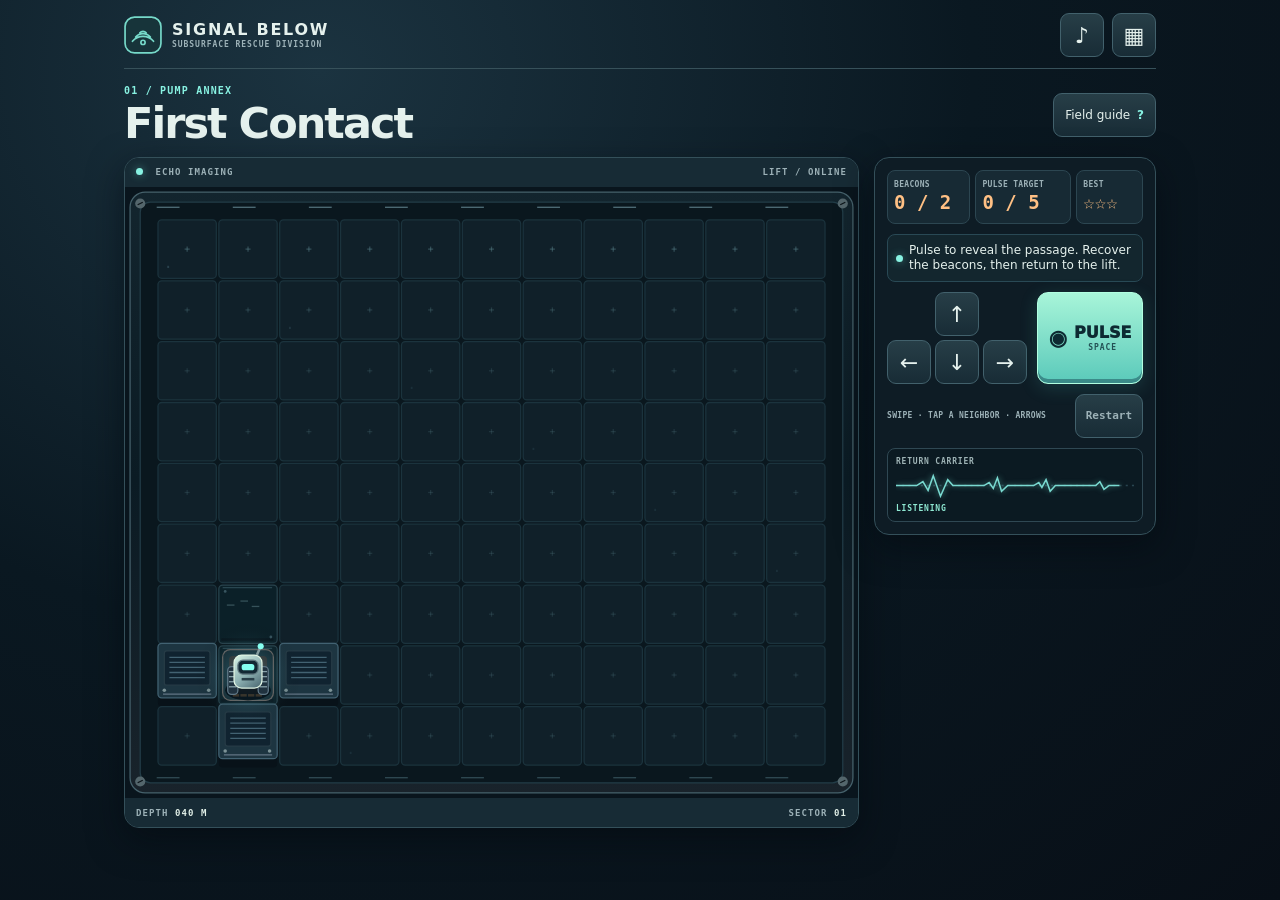
<file: index-source.html>
<!doctype html>
<html lang="en">
<head>
<meta charset="utf-8">
<meta name="viewport" content="width=device-width,initial-scale=1,viewport-fit=cover">
<meta name="theme-color" content="#09151d">
<meta name="description" content="Send a pulse into the dark. Recover the lost beacons and return to the lift.">
<title>Signal Below · Echo Rescue</title>
<link rel="icon" href="./assets/icon.svg">
<link rel="stylesheet" href="./style.css">
</head>
<body>
<main id="app">
  <header class="top">
    <div class="identity">
      <svg viewBox="0 0 36 36" aria-hidden="true"><rect x="1" y="1" width="34" height="34" rx="9"/><path d="M8 24a13 13 0 0 1 20 0M11 20a9 9 0 0 1 14 0M15 16a4 4 0 0 1 6 0"/><circle cx="18" cy="25" r="2"/></svg>
      <div><div class="wordmark">SIGNAL BELOW</div><small>SUBSURFACE RESCUE DIVISION</small></div>
    </div>
    <button class="icon" id="sound" aria-label="Mute sound" title="Sound">♪</button>
    <button class="icon" id="menu" aria-label="Sector map" title="Sector map">▦</button>
  </header>
  <section class="heading">
    <div><div class="eyebrow" id="designation">01 / PUMP ANNEX</div><h1 id="sector">First Contact</h1></div>
    <button id="help" class="help">Field guide <b>?</b></button>
  </section>
  <div class="workspace">
    <div class="board">
      <div class="boardline"><span><i></i> ECHO IMAGING</span><span id="pos">LIFT / ONLINE</span></div>
      <canvas id="view" aria-label="Rescue map. Swipe or use the movement controls."></canvas>
      <div class="boardline bottom"><span>DEPTH <b id="depth">040 M</b></span><span>SECTOR <b id="num">01</b></span></div>
    </div>
    <aside class="console">
      <div class="metrics">
        <div><small>BEACONS</small><strong id="beacons">0 / 2</strong></div>
        <div><small>PULSE TARGET</small><strong id="scans">0 / 5</strong></div>
        <div><small>BEST</small><strong id="best">···</strong></div>
      </div>
      <div class="message" role="status"><span class="lamp"></span><span id="message">Pulse to map the passage.</span></div>
      <div class="controls">
        <div class="dpad" aria-label="Movement">
          <button class="up" data-move="0" aria-label="Move up">↑</button>
          <button class="left" data-move="3" aria-label="Move left">←</button>
          <button class="down" data-move="2" aria-label="Move down">↓</button>
          <button class="right" data-move="1" aria-label="Move right">→</button>
        </div>
        <button id="pulse" class="pulse"><span class="pulsemark">◉</span><span>PULSE<small>SPACE</small></span></button>
      </div>
      <div class="footer"><span>SWIPE · TAP A NEIGHBOR · ARROWS</span><button id="restart">Restart</button></div>
      <div class="signal-strip" aria-hidden="true">
        <span>RETURN CARRIER</span>
        <svg viewBox="0 0 230 34" preserveAspectRatio="none"><path class="baseline" d="M0 17H230"/><path class="trace" d="M0 17H20l6-4 5 9 5-15 7 21 7-17 5 6h30l5-3 4 6 4-11 4 14 6-6h25l5-3 3 5 4-8 4 12 5-6h39l4-4 4 8 5-4h10"/></svg>
        <span id="carrier">LISTENING</span>
      </div>
      <div id="extras" hidden></div>
    </aside>
  </div>
</main>
<dialog id="panel"><div class="sheet" id="sheet"></div></dialog>
<script type="module" src="./game.mjs"></script>
</body>
</html>
</file>
<file: style.css>
:root{color-scheme:dark;--ink:#e5f1ed;--muted:#9db2b8;--cyan:#88f2e2;--gold:#ffc084;--line:#334d57;background:#09151d;font-family:system-ui,sans-serif}
*{box-sizing:border-box}
body{margin:0;background:radial-gradient(ellipse at 25% 8%,#1b3340,#0a1821 48%,#080f17);color:var(--ink);min-height:100dvh}
button{font:inherit;color:inherit;cursor:pointer;touch-action:manipulation}
button:focus-visible{outline:2px solid #fff1af;outline-offset:3px}
#app{width:min(1060px,100%);margin:auto;padding:max(13px,env(safe-area-inset-top)) max(14px,env(safe-area-inset-right)) max(14px,env(safe-area-inset-bottom)) max(14px,env(safe-area-inset-left))}
.top,.heading,.boardline,.footer{display:flex;align-items:center;justify-content:space-between}
.top{gap:8px;padding-bottom:11px;border-bottom:1px solid #37515a}
.identity{display:flex;gap:10px;align-items:center;margin-right:auto;min-width:0}
.identity svg{width:38px;flex:none;fill:#17343a;stroke:#76d9c9;stroke-width:1.6}
.identity svg path{fill:none;stroke-linecap:round}
.identity small,.eyebrow,.boardline,.metrics small,.footer,.pulse small,.tag{font:700 10px/1.4 ui-monospace,Consolas,monospace;letter-spacing:.12em;color:var(--muted)}
.identity small{font-size:8px;display:block;white-space:nowrap}
.wordmark{font:900 16px/1.2 system-ui;letter-spacing:.11em}
.icon,.help,.footer button,.dpad button,.button{border:1px solid #42616c;background:linear-gradient(#273e47,#182c36);border-radius:9px;min-height:44px}
.icon{width:44px;font-size:22px}
.heading{gap:8px;margin:15px 0 11px}
.eyebrow,.tag{color:var(--cyan)}
h1,h2{font:900 clamp(23px,5vw,43px)/1.05 system-ui;margin:3px 0 0;letter-spacing:-.046em}
.help{font-size:12px;padding:0 11px;white-space:nowrap}
.help b{color:var(--cyan);padding-left:3px}
.workspace{display:grid;grid-template-columns:minmax(0,1fr) 282px;gap:15px;align-items:start}
.board,.console{min-width:0;background:#0e1c25;border:1px solid #34505a;border-radius:15px;box-shadow:0 12px 35px #030a0f8a}
.board{overflow:hidden}
.boardline{height:29px;padding:0 11px;background:#172b35;font-size:9px;letter-spacing:.12em}
.boardline i,.lamp{display:inline-block;width:7px;height:7px;border-radius:50%;background:var(--cyan);margin-right:6px;box-shadow:0 0 9px #75f7e077}
.boardline b{color:#e2f0e8}
canvas{display:block;width:100%;aspect-ratio:578 / 482;max-height:calc(100dvh - 234px);touch-action:none;background:#09151d}
.console{padding:12px;display:grid;gap:10px}
.metrics{display:grid;grid-template-columns:1fr 1.15fr .8fr;gap:5px}
.metrics div{background:#172a34;border:1px solid #2c4651;border-radius:8px;padding:8px 6px;min-width:0}
.metrics small{display:block;font-size:8px;letter-spacing:.04em;white-space:nowrap}
.metrics strong{display:block;color:var(--gold);font:800 19px/1.3 ui-monospace,Consolas,monospace}
.message{display:flex;align-items:center;background:#13262e;border:1px solid #294955;padding:8px;border-radius:8px;min-height:44px;font-size:12px;line-height:1.25}
.lamp{flex:none}
.controls{display:flex;justify-content:space-between;gap:10px;align-items:stretch}
.dpad{display:grid;grid-template-columns:repeat(3,44px);grid-template-rows:repeat(2,44px);gap:4px}
.dpad button{font-size:22px;padding:0}
.up{grid-column:2}.left{grid-row:2;grid-column:1}.down{grid-row:2;grid-column:2}.right{grid-row:2;grid-column:3}
.pulse{display:flex;justify-content:center;align-items:center;gap:7px;min-width:82px;flex:1;background:linear-gradient(#a8f5d9,#5ac9ba);color:#0d2a32;border:1px solid #b2ffe1;border-radius:11px;font-weight:950;box-shadow:inset 0 -4px #3b8b89,0 4px 18px #47b3ad33}
.pulsemark{font-size:21px}.pulse small{display:block;color:#235154;font-size:8px}
button:active{filter:brightness(1.18);transform:translateY(1px)}
.footer{gap:4px;font-size:8px;letter-spacing:.04em}
.footer button{font-size:11px;padding:0 10px}
.signal-strip{padding:8px;border:1px solid #2f4853;border-radius:8px;background:#0b1a22;font:700 8px/1.2 monospace;letter-spacing:.1em;color:#9fb4b6}
.signal-strip svg{display:block;width:100%;height:33px;margin:2px 0;fill:none;stroke-width:1.5}
.baseline{stroke:#294550;stroke-dasharray:2 4}.trace{stroke:#79d9d0;filter:drop-shadow(0 0 3px #77edd980)}
#carrier{color:#8fe9d3}
#extras{font-size:11px;color:var(--muted);line-height:1.45}
dialog{width:min(500px,calc(100% - 22px));max-height:calc(100dvh - 20px);padding:0;background:#142733;color:var(--ink);border:1px solid #50737c;border-radius:16px;box-shadow:0 25px 100px #020b12;overflow:auto}
dialog::backdrop{background:#071016c7;backdrop-filter:blur(4px)}
.sheet{padding:20px}.sheet h2{font-size:32px;margin:4px 0 12px}.sheet p{font-size:14px;line-height:1.55;color:#bfced1}
.button{font-size:13px;padding:9px 12px;font-weight:800}.primary{background:#99edd4;color:#112f36;border-color:#b6ffe5}
.sheetbuttons{display:flex;gap:7px;flex-wrap:wrap;margin-top:14px}
.sectorlist{display:grid;gap:5px}
.sectorlist button{display:flex;justify-content:space-between;text-align:left;align-items:center;gap:8px}
.sectorlist button:disabled{opacity:.43;cursor:default}
.sectorlist span,.resultStars{color:var(--gold);white-space:nowrap}.resultStars{font-size:30px;letter-spacing:.1em}
@media(max-width:700px) and (orientation:portrait){
  #app{max-width:460px}.workspace{grid-template-columns:minmax(0,1fr);gap:8px}
  .heading{margin:9px 0 8px}.top{padding-bottom:7px}
  canvas{max-height:min(50dvh,440px)}.boardline{height:21px}
  .console{padding:8px;gap:6px}.metrics div{padding:4px 7px}.metrics strong{font-size:17px}
  .message{min-height:35px;padding:6px 8px}.footer{min-height:44px}.dpad{grid-template-columns:repeat(3,48px)}
  .signal-strip{display:none}
}
@media(max-width:370px) and (orientation:portrait){
  #app{padding-left:8px;padding-right:8px}.identity small{font-size:7px}.wordmark{font-size:14px}
  .heading h1{font-size:22px}.help{padding:0 7px}.footer{font-size:7px}
  canvas{max-height:min(46dvh,400px)}
}
@media(max-height:625px) and (orientation:portrait){
  #app{padding-top:max(7px,env(safe-area-inset-top));padding-bottom:max(7px,env(safe-area-inset-bottom))}
  canvas{max-height:42dvh}.boardline.bottom,.footer{display:none}
  .controls{gap:6px}.dpad{grid-template-columns:repeat(4,44px);grid-template-rows:44px;gap:3px}
  .dpad .left{grid-row:1;grid-column:1}.dpad .up{grid-row:1;grid-column:2}
  .dpad .down{grid-row:1;grid-column:3}.dpad .right{grid-row:1;grid-column:4}
  .pulse{min-width:78px;font-size:12px;gap:4px}.pulsemark{font-size:17px}
}
@media(max-height:520px) and (orientation:landscape){
  #app{padding-top:max(5px,env(safe-area-inset-top));padding-bottom:max(5px,env(safe-area-inset-bottom))}
  .top{padding-bottom:3px}.identity svg{width:29px}.heading{margin:3px 0 4px}.heading h1{font-size:21px}
  .workspace{grid-template-columns:minmax(0,1fr) min(252px,45%);gap:8px}
  .boardline{height:20px}.console{padding:7px;gap:5px}.metrics div{padding:3px 4px}
  canvas{max-height:max(100px,calc(100dvh - 150px))}
  .message{min-height:30px;padding:4px}.metrics strong{font-size:15px}.footer{font-size:7px}
  .dpad{gap:2px}.pulse{min-width:65px;font-size:12px;gap:3px}.pulsemark{font-size:17px}
  .signal-strip{display:none}
}
@media(max-height:365px) and (orientation:landscape){
  .footer,.boardline.bottom{display:none}
}
</file>
